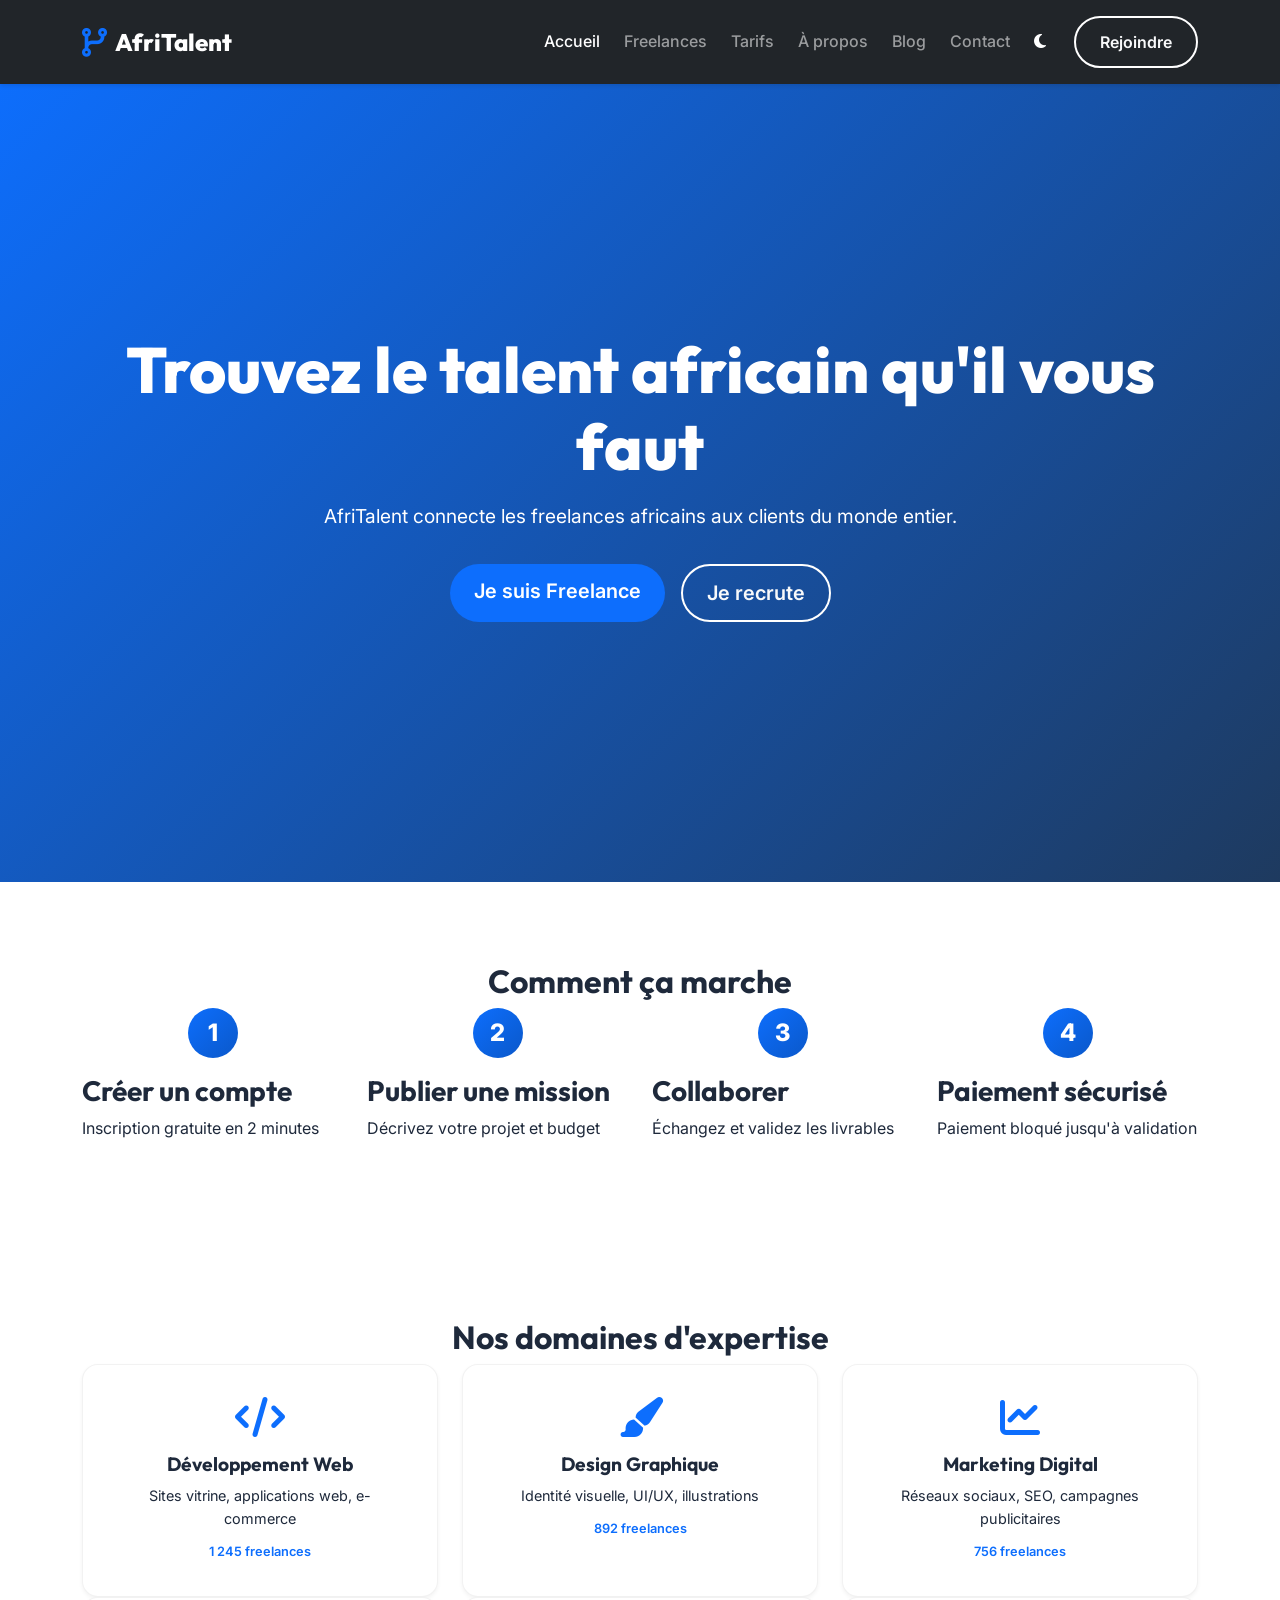
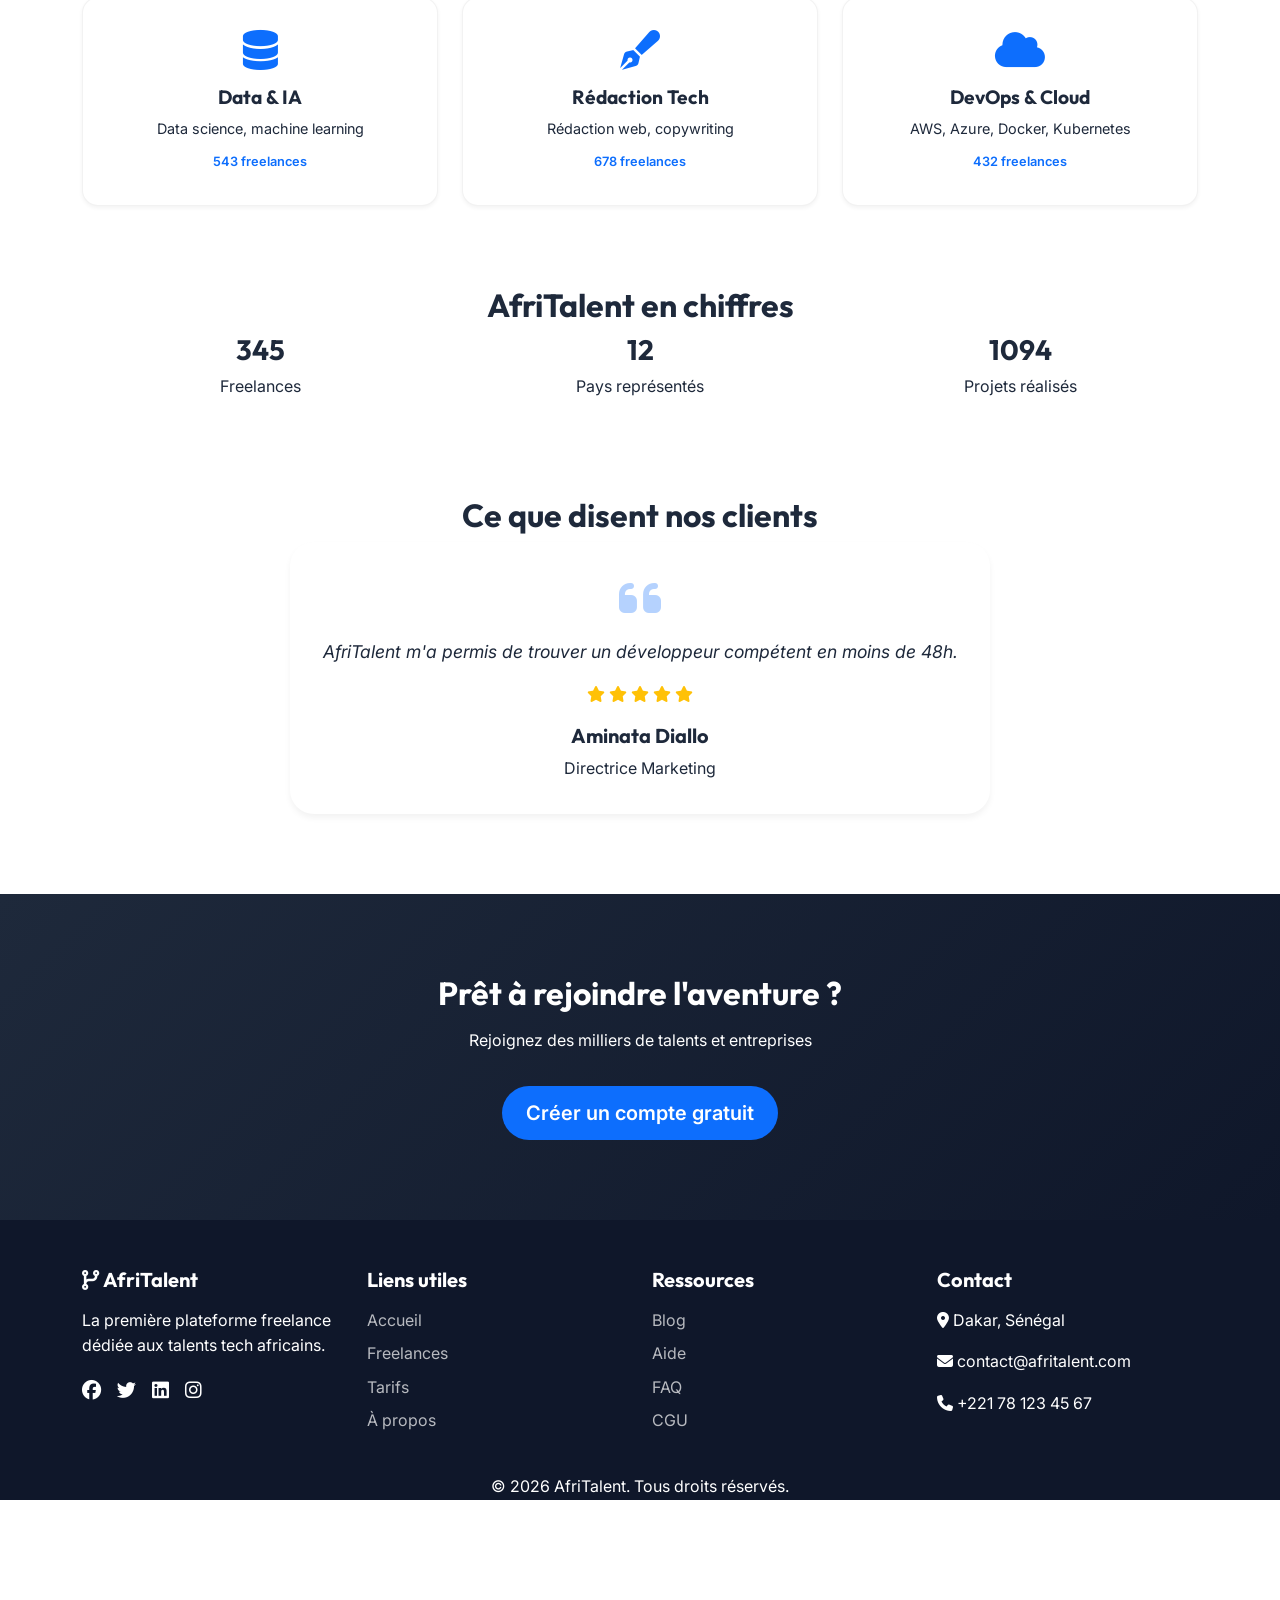
<file: DIALLO_FILEMATOU_AfriTalent/index.html>
<!DOCTYPE html>
<html lang="fr">
<head>
    <meta charset="UTF-8">
    <meta name="viewport" content="width=device-width, initial-scale=1.0">
    <meta name="description" content="AfriTalent - Plateforme freelance connectant les talents africains aux entreprises">
    <title>AfriTalent — Accueil</title>
    <!-- Bootstrap 5 CSS -->
    <link href="https://cdn.jsdelivr.net/npm/bootstrap@5.3.0/dist/css/bootstrap.min.css" rel="stylesheet">
    <!-- Font Awesome -->
    <link rel="stylesheet" href="https://cdnjs.cloudflare.com/ajax/libs/font-awesome/6.4.0/css/all.min.css">
    <!-- Custom CSS -->
    <link rel="stylesheet" href="css/style.css">
</head>
<body>

    <!-- HEADER avec NAVBAR (6 liens) -->
    <header>
        <nav class="navbar navbar-expand-lg navbar-dark bg-dark fixed-top">
            <div class="container">
                <a class="navbar-brand" href="index.html">
                    <i class="fas fa-code-branch"></i>
                    AfriTalent
                </a>
                <button class="navbar-toggler" type="button" data-bs-toggle="collapse" data-bs-target="#navMenu">
                    <span class="navbar-toggler-icon"></span>
                </button>
                <div class="collapse navbar-collapse" id="navMenu">
                    <ul class="navbar-nav ms-auto">
                        <li class="nav-item"><a class="nav-link active" href="index.html">Accueil</a></li>
                        <li class="nav-item"><a class="nav-link" href="freelances.html">Freelances</a></li>
                        <li class="nav-item"><a class="nav-link" href="tarifs.html">Tarifs</a></li>
                        <li class="nav-item"><a class="nav-link" href="about.html">À propos</a></li>
                        <li class="nav-item"><a class="nav-link" href="#">Blog</a></li>
                        <li class="nav-item"><a class="nav-link" href="contact.html">Contact</a></li>
                    </ul>
                    <a href="#" class="btn btn-outline-light ms-3">Rejoindre</a>
                </div>
            </div>
        </nav>
    </header>

    <!-- MAIN avec toutes les sections -->
    <main>
        <!-- SECTION HERO -->
        <section id="hero" class="hero-section">
            <div class="container">
                <h1>Trouvez le talent africain qu'il vous faut</h1>
                <p>AfriTalent connecte les freelances africains aux clients du monde entier.</p>
                <div class="hero-buttons">
                    <a href="freelances.html" class="btn btn-primary btn-lg">Je suis Freelance</a>
                    <a href="freelances.html" class="btn btn-outline-light btn-lg">Je recrute</a>
                </div>
            </div>
        </section>

        <!-- SECTION COMMENT ÇA MARCHE -->
        <section id="how-it-works" class="how-section">
            <div class="container">
                <h2 class="text-center">Comment ça marche</h2>
                <div class="row">
                    <div class="col-md-3">
                        <div class="step-card">
                            <div class="step-number">1</div>
                            <h3>Créer un compte</h3>
                            <p>Inscription gratuite en 2 minutes</p>
                        </div>
                    </div>
                    <div class="col-md-3">
                        <div class="step-card">
                            <div class="step-number">2</div>
                            <h3>Publier une mission</h3>
                            <p>Décrivez votre projet et budget</p>
                        </div>
                    </div>
                    <div class="col-md-3">
                        <div class="step-card">
                            <div class="step-number">3</div>
                            <h3>Collaborer</h3>
                            <p>Échangez et validez les livrables</p>
                        </div>
                    </div>
                    <div class="col-md-3">
                        <div class="step-card">
                            <div class="step-number">4</div>
                            <h3>Paiement sécurisé</h3>
                            <p>Paiement bloqué jusqu'à validation</p>
                        </div>
                    </div>
                </div>
            </div>
        </section>

        <!-- SECTION CATÉGORIES -->
        <section id="categories" class="categories-section">
            <div class="container">
                <h2 class="text-center">Nos domaines d'expertise</h2>
                <div class="row">
                    <div class="col-md-4">
                        <div class="category-card">
                            <i class="fas fa-code"></i>
                            <h3>Développement Web</h3>
                            <p>Sites vitrine, applications web, e-commerce</p>
                            <span class="freelance-count">1 245 freelances</span>
                        </div>
                    </div>
                    <div class="col-md-4">
                        <div class="category-card">
                            <i class="fas fa-paint-brush"></i>
                            <h3>Design Graphique</h3>
                            <p>Identité visuelle, UI/UX, illustrations</p>
                            <span class="freelance-count">892 freelances</span>
                        </div>
                    </div>
                    <div class="col-md-4">
                        <div class="category-card">
                            <i class="fas fa-chart-line"></i>
                            <h3>Marketing Digital</h3>
                            <p>Réseaux sociaux, SEO, campagnes publicitaires</p>
                            <span class="freelance-count">756 freelances</span>
                        </div>
                    </div>
                    <div class="col-md-4">
                        <div class="category-card">
                            <i class="fas fa-database"></i>
                            <h3>Data & IA</h3>
                            <p>Data science, machine learning</p>
                            <span class="freelance-count">543 freelances</span>
                        </div>
                    </div>
                    <div class="col-md-4">
                        <div class="category-card">
                            <i class="fas fa-pen-fancy"></i>
                            <h3>Rédaction Tech</h3>
                            <p>Rédaction web, copywriting</p>
                            <span class="freelance-count">678 freelances</span>
                        </div>
                    </div>
                    <div class="col-md-4">
                        <div class="category-card">
                            <i class="fas fa-cloud"></i>
                            <h3>DevOps & Cloud</h3>
                            <p>AWS, Azure, Docker, Kubernetes</p>
                            <span class="freelance-count">432 freelances</span>
                        </div>
                    </div>
                </div>
            </div>
        </section>

        <!-- SECTION STATISTIQUES -->
        <section id="statistiques" class="stats-section">
            <div class="container">
                <h2 class="text-center">AfriTalent en chiffres</h2>
                <div class="row text-center">
                    <div class="col-md-4">
                        <div class="stat-card">
                            <h3 class="counter" data-target="1200">0</h3>
                            <p>Freelances</p>
                        </div>
                    </div>
                    <div class="col-md-4">
                        <div class="stat-card">
                            <h3 class="counter" data-target="45">0</h3>
                            <p>Pays représentés</p>
                        </div>
                    </div>
                    <div class="col-md-4">
                        <div class="stat-card">
                            <h3 class="counter" data-target="3800">0</h3>
                            <p>Projets réalisés</p>
                        </div>
                    </div>
                </div>
            </div>
        </section>

        <!-- SECTION TÉMOIGNAGES -->
        <section id="temoignages" class="testimonials-section">
            <div class="container">
                <h2 class="text-center">Ce que disent nos clients</h2>
                <div class="testimonial-card">
                    <i class="fas fa-quote-left quote-icon"></i>
                    <p>AfriTalent m'a permis de trouver un développeur compétent en moins de 48h.</p>
                    <div class="stars">
                        <i class="fas fa-star"></i>
                        <i class="fas fa-star"></i>
                        <i class="fas fa-star"></i>
                        <i class="fas fa-star"></i>
                        <i class="fas fa-star"></i>
                    </div>
                    <h5>Aminata Diallo</h5>
                    <span>Directrice Marketing</span>
                </div>
            </div>
        </section>

        <!-- SECTION CTA -->
        <section id="cta" class="cta-section">
            <div class="container text-center">
                <h2>Prêt à rejoindre l'aventure ?</h2>
                <p>Rejoignez des milliers de talents et entreprises</p>
                <a href="#" class="btn btn-primary btn-lg">Créer un compte gratuit</a>
            </div>
        </section>
    </main>

    <!-- FOOTER avec 4 colonnes -->
    <footer class="footer-section">
        <div class="container">
            <div class="row">
                <div class="col-md-3">
                    <h5><i class="fas fa-code-branch"></i> AfriTalent</h5>
                    <p>La première plateforme freelance dédiée aux talents tech africains.</p>
                    <div class="social-icons">
                        <a href="#"><i class="fab fa-facebook"></i></a>
                        <a href="#"><i class="fab fa-twitter"></i></a>
                        <a href="#"><i class="fab fa-linkedin"></i></a>
                        <a href="#"><i class="fab fa-instagram"></i></a>
                    </div>
                </div>
                <div class="col-md-3">
                    <h5>Liens utiles</h5>
                    <ul>
                        <li><a href="index.html">Accueil</a></li>
                        <li><a href="freelances.html">Freelances</a></li>
                        <li><a href="tarifs.html">Tarifs</a></li>
                        <li><a href="about.html">À propos</a></li>
                    </ul>
                </div>
                <div class="col-md-3">
                    <h5>Ressources</h5>
                    <ul>
                        <li><a href="#">Blog</a></li>
                        <li><a href="#">Aide</a></li>
                        <li><a href="#">FAQ</a></li>
                        <li><a href="#">CGU</a></li>
                    </ul>
                </div>
                <div class="col-md-3">
                    <h5>Contact</h5>
                    <p><i class="fas fa-map-marker-alt"></i> Dakar, Sénégal</p>
                    <p><i class="fas fa-envelope"></i> contact@afritalent.com</p>
                    <p><i class="fas fa-phone"></i> +221 78 123 45 67</p>
                </div>
            </div>
            <div class="text-center mt-4">
                <p>&copy; <span id="year"></span> AfriTalent. Tous droits réservés.</p>
            </div>
        </div>
    </footer>

    <!-- BOUTON RETOUR EN HAUT -->
    <button id="backToTop" class="back-to-top">
        <i class="fas fa-arrow-up"></i>
    </button>

    <script src="https://cdn.jsdelivr.net/npm/bootstrap@5.3.0/dist/js/bootstrap.bundle.min.js"></script>
    <script src="js/main.js"></script>
    <!-- Ajouter class="hidden" aux sections que vous voulez animer -->
<section id="how-it-works" class="how-section hidden">
<!-- ... -->

<section id="categories" class="categories-section hidden">
<!-- ... -->

<!-- Modifier les statistiques avec data-target -->
<div class="col-md-4">
    <div class="stat-card">
        <h3 class="counter" data-target="1200">0</h3>
        <p>Freelances</p>
    </div>
</div>
<div class="col-md-4">
    <div class="stat-card">
        <h3 class="counter" data-target="45">0</h3>
        <p>Pays représentés</p>
    </div>
</div>
<div class="col-md-4">
    <div class="stat-card">
        <h3 class="counter" data-target="3800">0</h3>
        <p>Projets réalisés</p>
    </div>
</div>
</body>
</html>
</file>
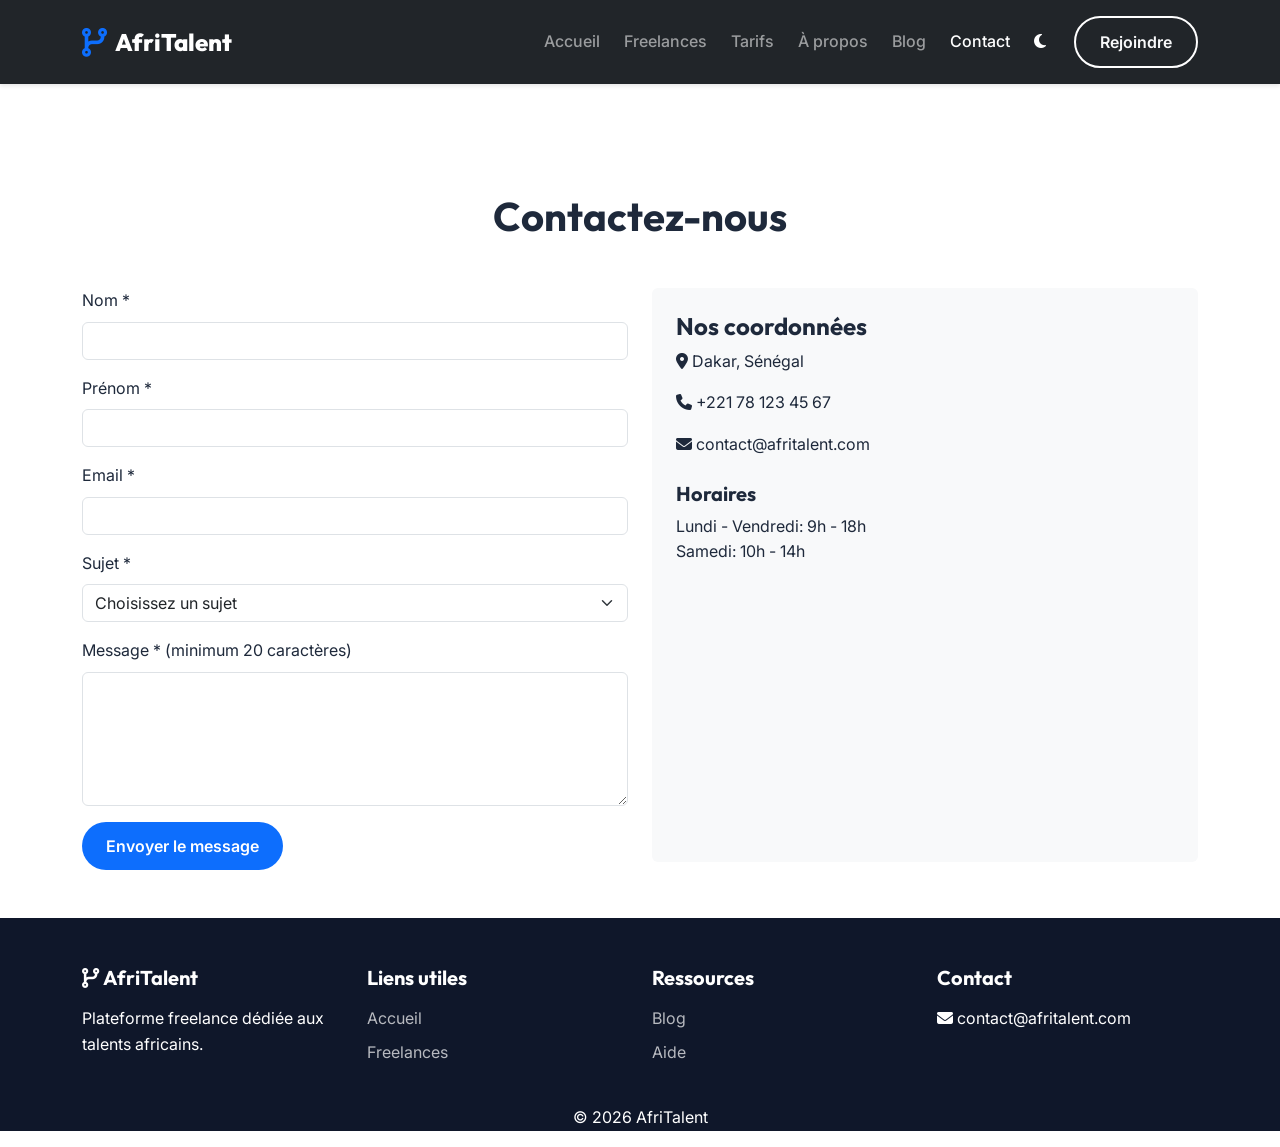
<file: DIALLO_FILEMATOU_AfriTalent/contact.html>
<!DOCTYPE html>
<html lang="fr">
<head>
    <meta charset="UTF-8">
    <meta name="viewport" content="width=device-width, initial-scale=1.0">
    <title>AfriTalent — Contact</title>
    <link href="https://cdn.jsdelivr.net/npm/bootstrap@5.3.0/dist/css/bootstrap.min.css" rel="stylesheet">
    <link rel="stylesheet" href="https://cdnjs.cloudflare.com/ajax/libs/font-awesome/6.4.0/css/all.min.css">
    <link rel="stylesheet" href="css/style.css">
</head>
<body>

<nav class="navbar navbar-expand-lg navbar-dark bg-dark fixed-top">
    <div class="container">
        <a class="navbar-brand" href="index.html">
            <i class="fas fa-code-branch"></i>
            AfriTalent
        </a>
        <button class="navbar-toggler" data-bs-toggle="collapse" data-bs-target="#navMenu">
            <span class="navbar-toggler-icon"></span>
        </button>
        <div class="collapse navbar-collapse" id="navMenu">
            <ul class="navbar-nav ms-auto">
                <li class="nav-item"><a class="nav-link" href="index.html">Accueil</a></li>
                <li class="nav-item"><a class="nav-link" href="freelances.html">Freelances</a></li>
                <li class="nav-item"><a class="nav-link" href="tarifs.html">Tarifs</a></li>
                <li class="nav-item"><a class="nav-link" href="about.html">À propos</a></li>
                <li class="nav-item"><a class="nav-link" href="#">Blog</a></li>
                <li class="nav-item"><a class="nav-link active" href="contact.html">Contact</a></li>
            </ul>
            <a href="#" class="btn btn-outline-light ms-3">Rejoindre</a>
        </div>
    </div>
</nav>

<main class="pt-5 mt-4">
    <div class="container py-5">
        <h1 class="text-center mb-5">Contactez-nous</h1>
        
        <div class="row">
            <div class="col-lg-6">
                <form id="contactForm">
                    <div class="mb-3">
                        <label for="nom" class="form-label">Nom *</label>
                        <input type="text" class="form-control" id="nom" required>
                        <div class="invalid-feedback">Veuillez entrer votre nom</div>
                    </div>
                    
                    <div class="mb-3">
                        <label for="prenom" class="form-label">Prénom *</label>
                        <input type="text" class="form-control" id="prenom" required>
                        <div class="invalid-feedback">Veuillez entrer votre prénom</div>
                    </div>
                    
                    <div class="mb-3">
                        <label for="email" class="form-label">Email *</label>
                        <input type="email" class="form-control" id="email" required>
                        <div class="invalid-feedback">Veuillez entrer un email valide</div>
                    </div>
                    
                    <div class="mb-3">
                        <label for="sujet" class="form-label">Sujet *</label>
                        <select class="form-select" id="sujet" required>
                            <option value="">Choisissez un sujet</option>
                            <option value="info">Demande d'information</option>
                            <option value="freelance">Devenir freelance</option>
                            <option value="recrutement">Recrutement</option>
                            <option value="autre">Autre</option>
                        </select>
                        <div class="invalid-feedback">Veuillez choisir un sujet</div>
                    </div>
                    
                    <div class="mb-3">
                        <label for="message" class="form-label">Message * (minimum 20 caractères)</label>
                        <textarea class="form-control" id="message" rows="5" required></textarea>
                        <div class="invalid-feedback">Le message doit contenir au moins 20 caractères</div>
                    </div>
                    
                    <button type="submit" class="btn btn-primary">Envoyer le message</button>
                </form>
                
                <div id="successMessage" class="alert alert-success mt-3 d-none">
                    ✅ Message envoyé avec succès ! Nous vous répondrons dans les plus brefs délais.
                </div>
            </div>
            
            <div class="col-lg-6">
                <div class="contact-info p-4 bg-light rounded">
                    <h4>Nos coordonnées</h4>
                    <p><i class="fas fa-map-marker-alt"></i> Dakar, Sénégal</p>
                    <p><i class="fas fa-phone"></i> +221 78 123 45 67</p>
                    <p><i class="fas fa-envelope"></i> contact@afritalent.com</p>
                    
                    <h5 class="mt-4">Horaires</h5>
                    <p>Lundi - Vendredi: 9h - 18h<br>Samedi: 10h - 14h</p>
                    
                    <!-- Google Maps -->
                    <iframe 
                        src="https://www.google.com/maps/embed?pb=!1m18!1m12!1m3!1d30895.98148319547!2d-17.448442!3d14.693425!2m3!1f0!2f0!3f0!3m2!1i1024!2i768!4f13.1!3m3!1m2!1s0xec1725c6f8c2d8b%3A0x3f2b8b5c5e5b5c5!2sDakar%2C%20Senegal!5e0!3m2!1sfr!2sfr!4v1699999999999!5m2!1sfr!2sfr" 
                        width="100%" 
                        height="250" 
                        style="border:0; border-radius: 10px;" 
                        allowfullscreen="" 
                        loading="lazy">
                    </iframe>
                </div>
            </div>
        </div>
    </div>
</main>

<footer class="footer-section">
    <div class="container">
        <div class="row">
            <div class="col-md-3">
                <h5><i class="fas fa-code-branch"></i> AfriTalent</h5>
                <p>Plateforme freelance dédiée aux talents africains.</p>
            </div>
            <div class="col-md-3">
                <h5>Liens utiles</h5>
                <ul>
                    <li><a href="index.html">Accueil</a></li>
                    <li><a href="freelances.html">Freelances</a></li>
                </ul>
            </div>
            <div class="col-md-3">
                <h5>Ressources</h5>
                <ul>
                    <li><a href="#">Blog</a></li>
                    <li><a href="#">Aide</a></li>
                </ul>
            </div>
            <div class="col-md-3">
                <h5>Contact</h5>
                <p><i class="fas fa-envelope"></i> contact@afritalent.com</p>
            </div>
        </div>
        <div class="text-center mt-4">
            <p>&copy; <span id="year"></span> AfriTalent</p>
        </div>
    </div>
</footer>

<button id="backToTop" class="back-to-top">
    <i class="fas fa-arrow-up"></i>
</button>

<script src="https://cdn.jsdelivr.net/npm/bootstrap@5.3.0/dist/js/bootstrap.bundle.min.js"></script>
<script src="js/main.js"></script>
</body>
</html>
</file>
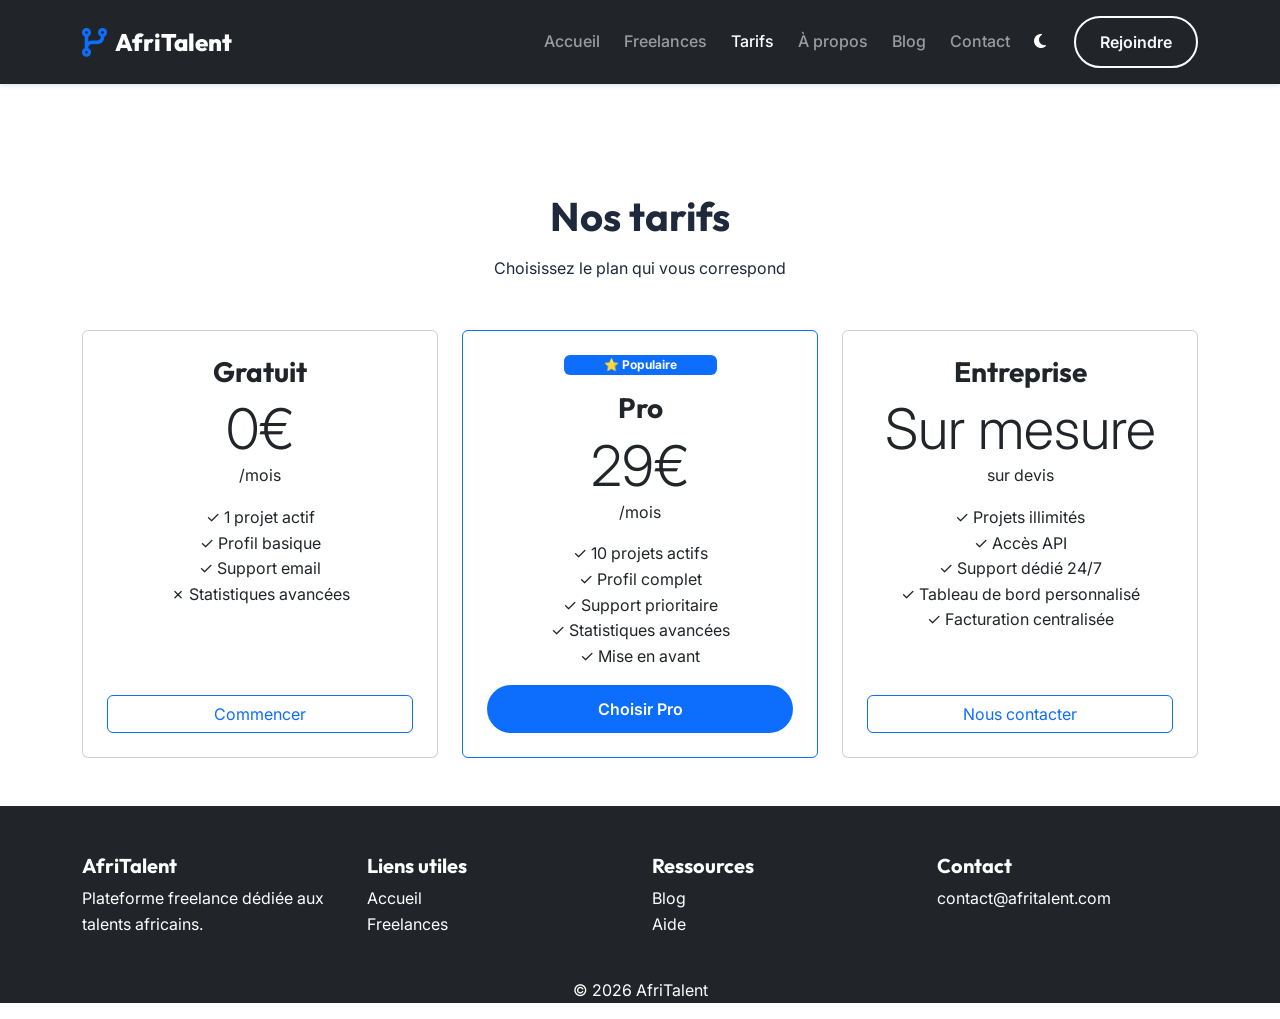
<file: DIALLO_FILEMATOU_AfriTalent/tarifs.html>
<!DOCTYPE html>
<html lang="fr">
<head>
    <meta charset="UTF-8">
    <meta name="viewport" content="width=device-width, initial-scale=1.0">
    <title>AfriTalent — Tarifs</title>
    <link href="https://cdn.jsdelivr.net/npm/bootstrap@5.3.0/dist/css/bootstrap.min.css" rel="stylesheet">
    <link rel="stylesheet" href="https://cdnjs.cloudflare.com/ajax/libs/font-awesome/6.4.0/css/all.min.css">
    <link rel="stylesheet" href="css/style.css">
</head>
<body>

<nav class="navbar navbar-expand-lg navbar-dark bg-dark fixed-top">
    <div class="container">
        <a class="navbar-brand" href="index.html">
            <i class="fas fa-code-branch"></i>
            AfriTalent
        </a>
        <button class="navbar-toggler" data-bs-toggle="collapse" data-bs-target="#navMenu">
            <span class="navbar-toggler-icon"></span>
        </button>
        <div class="collapse navbar-collapse" id="navMenu">
            <ul class="navbar-nav ms-auto">
                <li class="nav-item"><a class="nav-link" href="index.html">Accueil</a></li>
                <li class="nav-item"><a class="nav-link" href="freelances.html">Freelances</a></li>
                <li class="nav-item"><a class="nav-link active" href="tarifs.html">Tarifs</a></li>
                <li class="nav-item"><a class="nav-link" href="about.html">À propos</a></li>
                <li class="nav-item"><a class="nav-link" href="#">Blog</a></li>
                <li class="nav-item"><a class="nav-link" href="contact.html">Contact</a></li>
            </ul>
            <a href="#" class="btn btn-outline-light ms-3">Rejoindre</a>
        </div>
    </div>
</nav>

<main class="pt-5 mt-4">
    <div class="container py-5">
        <div class="text-center mb-5">
            <h1 class="mb-3">Nos tarifs</h1>
            <p>Choisissez le plan qui vous correspond</p>
        </div>

        <div class="row g-4">
            <!-- Plan Gratuit -->
            <div class="col-md-4">
                <div class="card h-100 text-center p-4">
                    <h3>Gratuit</h3>
                    <div class="display-4">0€</div>
                    <p>/mois</p>
                    <ul class="list-unstyled">
                        <li>✓ 1 projet actif</li>
                        <li>✓ Profil basique</li>
                        <li>✓ Support email</li>
                        <li>✗ Statistiques avancées</li>
                    </ul>
                    <button class="btn btn-outline-primary mt-auto">Commencer</button>
                </div>
            </div>

            <!-- Plan Pro (Recommandé) -->
            <div class="col-md-4">
                <div class="card h-100 text-center p-4 border-primary">
                    <div class="badge bg-primary w-50 mx-auto mb-3">⭐ Populaire</div>
                    <h3>Pro</h3>
                    <div class="display-4">29€</div>
                    <p>/mois</p>
                    <ul class="list-unstyled">
                        <li>✓ 10 projets actifs</li>
                        <li>✓ Profil complet</li>
                        <li>✓ Support prioritaire</li>
                        <li>✓ Statistiques avancées</li>
                        <li>✓ Mise en avant</li>
                    </ul>
                    <button class="btn btn-primary mt-auto">Choisir Pro</button>
                </div>
            </div>

            <!-- Plan Entreprise -->
            <div class="col-md-4">
                <div class="card h-100 text-center p-4">
                    <h3>Entreprise</h3>
                    <div class="display-4">Sur mesure</div>
                    <p>sur devis</p>
                    <ul class="list-unstyled">
                        <li>✓ Projets illimités</li>
                        <li>✓ Accès API</li>
                        <li>✓ Support dédié 24/7</li>
                        <li>✓ Tableau de bord personnalisé</li>
                        <li>✓ Facturation centralisée</li>
                    </ul>
                    <button class="btn btn-outline-primary mt-auto">Nous contacter</button>
                </div>
            </div>
        </div>
    </div>
</main>

<footer class="bg-dark text-white pt-5">
    <div class="container">
        <div class="row">
            <div class="col-md-3">
                <h5>AfriTalent</h5>
                <p>Plateforme freelance dédiée aux talents africains.</p>
            </div>
            <div class="col-md-3">
                <h5>Liens utiles</h5>
                <ul class="list-unstyled">
                    <li><a href="index.html" class="text-white">Accueil</a></li>
                    <li><a href="freelances.html" class="text-white">Freelances</a></li>
                </ul>
            </div>
            <div class="col-md-3">
                <h5>Ressources</h5>
                <ul class="list-unstyled">
                    <li><a href="#" class="text-white">Blog</a></li>
                    <li><a href="#" class="text-white">Aide</a></li>
                </ul>
            </div>
            <div class="col-md-3">
                <h5>Contact</h5>
                <p>contact@afritalent.com</p>
            </div>
        </div>
        <div class="text-center mt-4">
            <p>&copy; <span id="year"></span> AfriTalent</p>
        </div>
    </div>
</footer>

<button id="backToTop" class="back-to-top">
    <i class="fas fa-arrow-up"></i>
</button>

<script src="https://cdn.jsdelivr.net/npm/bootstrap@5.3.0/dist/js/bootstrap.bundle.min.js"></script>
<script src="js/main.js"></script>
</body>
</html>
</file>
<file: DIALLO_FILEMATOU_AfriTalent/css/style.css>
/* ============================================
   IMPORT DES GOOGLE FONTS (2 polices)
   ============================================ */
@import url('https://fonts.googleapis.com/css2?family=Inter:opsz,wght@14..32,300;400;500;600;700;800&family=Outfit:wght@400;500;600;700;800;900&display=swap');

/* ============================================
   VARIABLES CSS (6+ variables)
   ============================================ */
:root {
    /* Couleurs */
    --primary: #0d6efd;
    --primary-dark: #0a58ca;
    --secondary: #6c757d;
    --accent: #ff6b35;
    --dark: #1e293b;
    --light: #f8fafc;
    --white: #ffffff;
    
    /* Polices */
    --font-heading: 'Outfit', sans-serif;
    --font-body: 'Inter', sans-serif;
    
    /* Espacements */
    --spacing-xs: 0.5rem;
    --spacing-sm: 1rem;
    --spacing-md: 1.5rem;
    --spacing-lg: 2rem;
    --spacing-xl: 3rem;
}

/* ============================================
   RESET CSS & STYLES DE BASE
   ============================================ */
* {
    margin: 0;
    padding: 0;
    box-sizing: border-box;
}

body {
    font-family: var(--font-body);
    color: var(--dark);
    background-color: var(--white);
    line-height: 1.6;
    overflow-x: hidden;
    padding-top: 72px;
}

h1, h2, h3, h4, h5, h6 {
    font-family: var(--font-heading);
    font-weight: 700;
    line-height: 1.2;
}

a {
    text-decoration: none;
    transition: all 0.3s ease;
}

img {
    max-width: 100%;
    height: auto;
}

/* ============================================
   NAVBAR STYLISÉE (logo visible, liens alignés)
   ============================================ */
.navbar {
    padding: 1rem 0;
    transition: all 0.3s ease;
    box-shadow: 0 2px 4px rgba(0,0,0,0.1);
}

.navbar-brand {
    font-family: var(--font-heading);
    font-size: 1.5rem;
    font-weight: 800;
    display: flex;
    align-items: center;
    gap: 0.5rem;
}

.navbar-brand i {
    font-size: 1.8rem;
    color: var(--primary);
}

.nav-link {
    font-weight: 500;
    margin: 0 0.25rem;
    position: relative;
}

.nav-link:hover {
    color: var(--primary) !important;
}

/* ============================================
   BOUTON RETOUR EN HAUT
   ============================================ */
.back-to-top {
    position: fixed;
    bottom: 30px;
    right: 30px;
    display: none;
    background: var(--primary);
    color: white;
    border: none;
    border-radius: 50%;
    width: 45px;
    height: 45px;
    cursor: pointer;
    z-index: 1000;
}

/* ============================================
   ANIMATIONS SCROLL
   ============================================ */
.hidden {
    opacity: 0;
    transform: translateY(30px);
    transition: all 0.6s ease;
}

.show {
    opacity: 1;
    transform: translateY(0);
}

/* ============================================
   RESPONSIVE
   ============================================ */
@media (max-width: 768px) {
    body {
        padding-top: 56px;
    }
    
    h1 {
        font-size: 2rem;
    }
    
    h2 {
        font-size: 1.5rem;
    }
}
/* ============================================
   SECTION HERO - DISPOSITION ASYMÉTRIQUE
   ============================================ */
.hero-section {
    min-height: 90vh;
    background: linear-gradient(135deg, var(--primary) 0%, #1e3a5f 100%);
    display: flex;
    align-items: center;
    text-align: center;
    color: white;
    position: relative;
    overflow: hidden;
}

.hero-section h1 {
    font-size: 3.5rem;
    margin-bottom: 1rem;
    font-weight: 800;
}

.hero-section p {
    font-size: 1.2rem;
    margin-bottom: 2rem;
}

.hero-buttons {
    display: flex;
    gap: 1rem;
    justify-content: center;
    flex-wrap: wrap;
}

/* ============================================
   BENTO GRID - COMMENT ÇA MARCHE
   ============================================ */
.how-section {
    padding: 5rem 0;
    background: var(--gray-100);
}

.bento-grid {
    display: grid;
    grid-template-columns: repeat(4, 1fr);
    gap: 1.5rem;
    margin-top: 3rem;
}

.bento-card {
    background: var(--white);
    border-radius: 1.5rem;
    padding: 2rem;
    transition: all 0.4s ease;
    box-shadow: 0 4px 6px rgba(0,0,0,0.05);
    text-align: center;
}

.bento-card:hover {
    transform: translateY(-10px);
    box-shadow: 0 20px 30px -12px rgba(0,0,0,0.15);
}

/* Tailles asymétriques pour le Bento Grid */
.bento-card-1 {
    grid-column: span 1;
}

.bento-card-2 {
    grid-column: span 1;
}

.bento-card-3 {
    grid-column: span 1;
}

.bento-card-4 {
    grid-column: span 1;
}

.step-number {
    width: 50px;
    height: 50px;
    background: linear-gradient(135deg, var(--primary), var(--primary-dark));
    color: white;
    border-radius: 50%;
    display: flex;
    align-items: center;
    justify-content: center;
    font-size: 1.5rem;
    font-weight: 800;
    margin: 0 auto 1rem;
}

.bento-card h3 {
    margin-bottom: 0.5rem;
}

.bento-card p {
    color: var(--gray-600);
}

/* ============================================
   CATÉGORIES AVEC EFFETS HOVER
   ============================================ */
.categories-section {
    padding: 5rem 0;
}

.category-card {
    background: var(--white);
    border-radius: 1rem;
    padding: 2rem;
    text-align: center;
    transition: all 0.4s ease;
    box-shadow: 0 2px 4px rgba(0,0,0,0.05);
    border: 1px solid rgba(0,0,0,0.05);
    height: 100%;
}

.category-card:hover {
    transform: translateY(-8px) scale(1.02);
    box-shadow: 0 20px 30px -12px rgba(0,0,0,0.15);
    border-color: var(--primary);
}

.category-card i {
    font-size: 2.5rem;
    color: var(--primary);
    margin-bottom: 1rem;
    transition: all 0.3s ease;
}

.category-card:hover i {
    transform: scale(1.1);
}

.category-card h3 {
    font-size: 1.2rem;
    margin-bottom: 0.5rem;
}

.category-card p {
    color: var(--gray-600);
    font-size: 0.9rem;
    margin-bottom: 0.5rem;
}

.freelance-count {
    font-size: 0.8rem;
    color: var(--primary);
    font-weight: 600;
}

/* ============================================
   TÉMOIGNAGES CAROUSEL
   ============================================ */
.testimonials-section {
    padding: 5rem 0;
    background: var(--gray-100);
}

.testimonial-card {
    max-width: 700px;
    margin: 0 auto;
    text-align: center;
    background: var(--white);
    padding: 2rem;
    border-radius: 1.5rem;
    box-shadow: 0 4px 6px rgba(0,0,0,0.05);
}

.quote-icon {
    font-size: 3rem;
    color: var(--primary);
    opacity: 0.3;
    margin-bottom: 1rem;
}

.testimonial-card p {
    font-size: 1.1rem;
    font-style: italic;
    margin-bottom: 1rem;
}

.stars {
    color: #ffc107;
    margin-bottom: 1rem;
}

/* ============================================
   CTA SECTION
   ============================================ */
.cta-section {
    background: linear-gradient(135deg, var(--dark) 0%, #0f172a 100%);
    color: white;
    padding: 5rem 0;
    text-align: center;
}

.cta-section h2 {
    margin-bottom: 1rem;
}

.cta-section p {
    margin-bottom: 2rem;
}

/* ============================================
   FOOTER
   ============================================ */
.footer-section {
    background: #0f172a;
    color: white;
    padding: 3rem 0 0;
}

.footer-section h5 {
    margin-bottom: 1rem;
}

.footer-section ul {
    list-style: none;
    padding: 0;
}

.footer-section ul li {
    margin-bottom: 0.5rem;
}

.footer-section ul li a {
    color: rgba(255,255,255,0.7);
    transition: all 0.3s ease;
}

.footer-section ul li a:hover {
    color: white;
}

.social-icons {
    display: flex;
    gap: 1rem;
    margin-top: 1rem;
}

.social-icons a {
    color: white;
    font-size: 1.2rem;
}

/* ============================================
   BOUTONS
   ============================================ */
.btn-primary {
    background: var(--primary);
    border: none;
    padding: 0.75rem 1.5rem;
    border-radius: 50px;
    font-weight: 600;
    transition: all 0.3s ease;
}

.btn-primary:hover {
    background: var(--primary-dark);
    transform: translateY(-2px);
}

.btn-outline-light {
    border: 2px solid white;
    padding: 0.75rem 1.5rem;
    border-radius: 50px;
    font-weight: 600;
}

.btn-outline-light:hover {
    background: white;
    color: var(--primary);
}
/* ============================================
   RESPONSIVE DESIGN - MEDIA QUERIES
   ============================================ */

/* Tablette (768px) */
@media (max-width: 768px) {
    body {
        padding-top: 56px;
    }
    
    .hero-section {
        min-height: 70vh;
    }
    
    .hero-section h1 {
        font-size: 2rem;
    }
    
    .hero-section p {
        font-size: 1rem;
    }
    
    h2 {
        font-size: 1.75rem;
    }
    
    /* Bento Grid devient 1 colonne sur tablette */
    .bento-grid {
        grid-template-columns: 1fr;
        gap: 1rem;
    }
    
    .bento-card {
        padding: 1.5rem;
    }
    
    .category-card {
        margin-bottom: 1rem;
    }
    
    .hero-buttons {
        flex-direction: column;
        align-items: center;
    }
    
    .hero-buttons .btn {
        width: 80%;
        margin-bottom: 0.5rem;
    }
    
    .footer-section .col-md-3 {
        margin-bottom: 1.5rem;
    }
}

/* Mobile (480px) */
@media (max-width: 480px) {
    .hero-section h1 {
        font-size: 1.5rem;
    }
    
    .hero-section p {
        font-size: 0.9rem;
    }
    
    h2 {
        font-size: 1.4rem;
    }
    
    .container {
        padding-left: 1rem;
        padding-right: 1rem;
    }
    
    .bento-card {
        padding: 1rem;
    }
    
    .bento-card h3 {
        font-size: 1.1rem;
    }
    
    .category-card {
        padding: 1.5rem;
    }
    
    .category-card i {
        font-size: 2rem;
    }
    
    .testimonial-card {
        padding: 1rem;
    }
    
    .testimonial-card p {
        font-size: 0.9rem;
    }
    
    .back-to-top {
        bottom: 20px;
        right: 20px;
        width: 40px;
        height: 40px;
    }
}

/* Desktop large (1200px+) */
@media (min-width: 1200px) {
    .container {
        max-width: 1140px;
    }
    
    .hero-section h1 {
        font-size: 4rem;
    }
    
    .bento-grid {
        gap: 2rem;
    }
}
</file>
